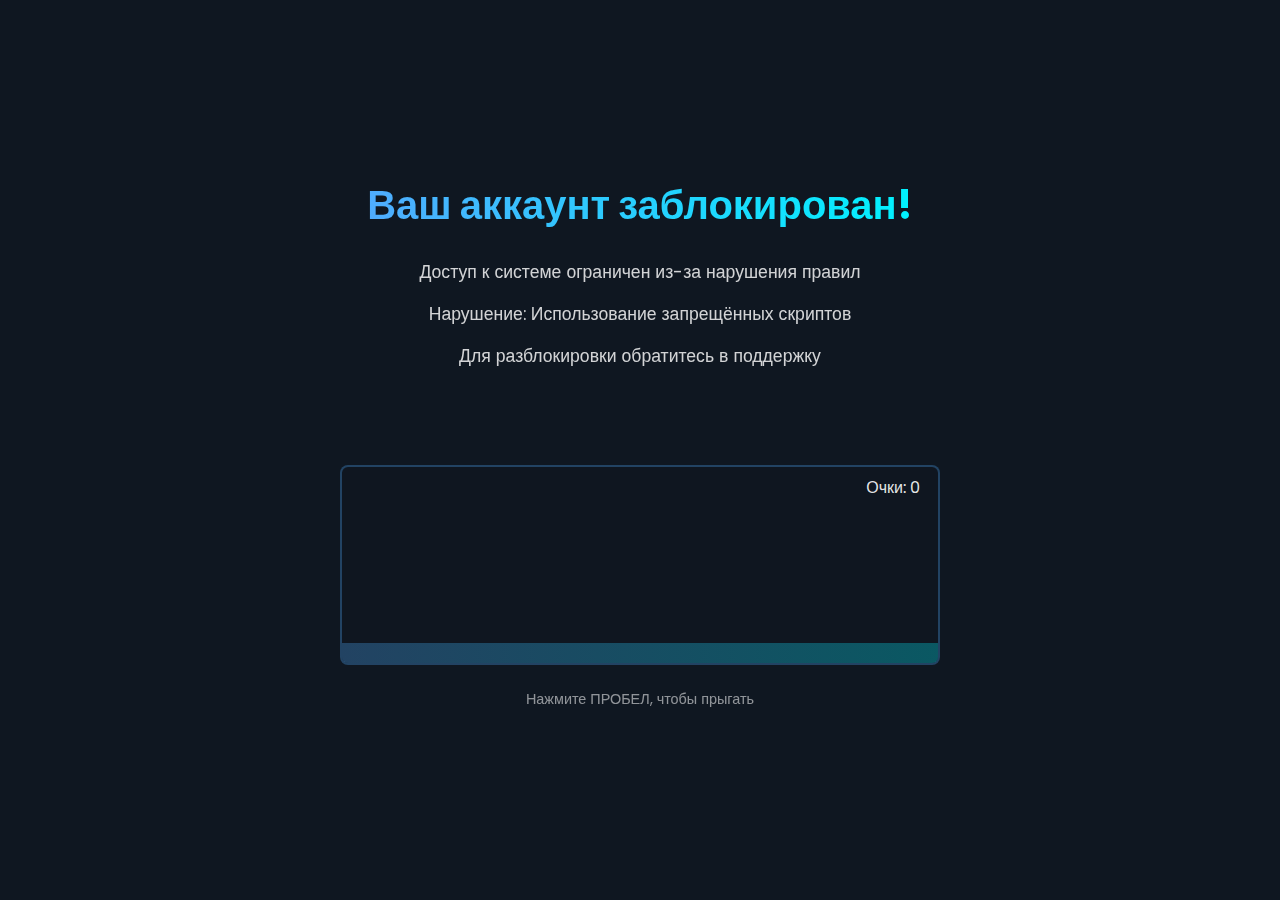
<file: templates/banned.html>
<!DOCTYPE html>
<html lang="ru">
<head>
    <meta charset="UTF-8">
    <meta http-equiv="X-UA-Compatible" content="IE=edge">
    <meta name="viewport" content="width=device-width, initial-scale=1.0">
    <title>DNet | Аккаунт заблокирован</title>
    <link rel="shortcut icon" href="{{ url_for('static', filename='img/dnet.png') }}">
    <style type="text/css">
        @import url('https://fonts.googleapis.com/css2?family=Poppins:wght@300;400;500;600;700&display=swap');
        
        :root {
            --primary-color: #4facfe;
            --secondary-color: #00f2fe;
            --bg-dark: #0f1721;
            --text-light: rgba(255, 255, 255, 0.9);
            --error-color: #ff4d4d;
        }
        
        * {
            margin: 0;
            padding: 0;
            box-sizing: border-box;
            font-family: 'Poppins', sans-serif;
        }

        body {
            background: var(--bg-dark);
            color: var(--text-light);
            min-height: 100vh;
            display: flex;
            flex-direction: column;
            justify-content: center;
            align-items: center;
            text-align: center;
            padding: 2rem;
        }

        .blocked-message {
            margin-bottom: 3rem;
            max-width: 600px;
        }

        h1 {
            font-size: 2.5rem;
            margin-bottom: 1.5rem;
            background: linear-gradient(to right, var(--primary-color), var(--secondary-color));
            -webkit-background-clip: text;
            background-clip: text;
            color: transparent;
            font-weight: 700;
        }

        p {
            font-size: 1.1rem;
            margin-bottom: 1rem;
            opacity: 0.9;
        }

        .game-container {
            margin-top: 2rem;
            position: relative;
        }

        .game {
            width: 600px;
            height: 200px;
            border: 2px solid rgba(79, 172, 254, 0.3);
            border-radius: 8px;
            overflow: hidden;
            position: relative;
            background: rgba(15, 23, 33, 0.7);
        }

        .ground {
            position: absolute;
            bottom: 0;
            width: 100%;
            height: 20px;
            background: linear-gradient(90deg, var(--primary-color), var(--secondary-color));
            opacity: 0.3;
        }

        #dino {
            width: 50px;
            height: 50px;
            background-image: url('https://github.com/FilimonovAlexey/Dino-game/blob/main/images/dino.png?raw=true');
            background-size: 50px 50px;
            position: absolute;
            top: 150px;
            left: 50px;
            z-index: 2;
        }

        #cactus {
            width: 20px;
            height: 40px;
            background-image: url('https://github.com/FilimonovAlexey/Dino-game/blob/main/images/cactus.png?raw=true');
            background-size: 20px 40px;
            position: absolute;
            top: 160px;
            left: 580px;
            z-index: 2;
        }

        .score-display {
            position: absolute;
            top: 10px;
            right: 20px;
            font-size: 1rem;
            color: var(--text-light);
            z-index: 3;
        }

        .game-over {
            position: absolute;
            top: 0;
            left: 0;
            width: 100%;
            height: 100%;
            background: rgba(15, 23, 33, 0.8);
            display: none;
            flex-direction: column;
            justify-content: center;
            align-items: center;
            z-index: 4;
        }

        .game-over h2 {
            color: var(--error-color);
            font-size: 2rem;
            margin-bottom: 1rem;
        }

        .restart-btn {
            padding: 0.8rem 1.5rem;
            background: var(--primary-color);
            color: white;
            border: none;
            border-radius: 5px;
            font-size: 1rem;
            cursor: pointer;
            margin-top: 1rem;
            transition: all 0.3s;
        }

        .restart-btn:hover {
            background: var(--secondary-color);
            transform: translateY(-2px);
        }

        @keyframes cactusMov {
            0% { left: 580px; }
            100% { left: -20px; }
        }

        @keyframes jump {
            0% { top: 150px; }
            30% { top: 130px; }
            50% { top: 80px; }
            80% { top: 130px; }
            100% { top: 150px; }
        }

        .jump {
            animation: jump 0.5s linear;
        }

        .move {
            animation: cactusMov 1.5s infinite linear;
        }

        .instructions {
            margin-top: 1.5rem;
            font-size: 0.9rem;
            color: rgba(255,255,255,0.6);
        }
    </style>
</head>
<body>
    <div class="blocked-message">
        <h1>Ваш аккаунт заблокирован!</h1>
        <p>Доступ к системе ограничен из-за нарушения правил</p>
        <p>Нарушение: Использование запрещённых скриптов</p>
        <p>Для разблокировки обратитесь в поддержку</p>
    </div>

    <div class="game-container">
        <div class="score-display">Очки: <span id="score">0</span></div>
        <div class="game">
            <div class="ground"></div>
            <div id="dino"></div>
            <div id="cactus" class="move"></div>
            <div class="game-over" id="gameOver">
                <h2>Игра окончена!</h2>
                <p>Ваш результат: <span id="finalScore">0</span> очков</p>
                <button class="restart-btn" id="restartBtn">Играть снова</button>
            </div>
        </div>
        <p class="instructions">Нажмите ПРОБЕЛ, чтобы прыгать</p>
    </div>

    <script>
        const dino = document.getElementById("dino");
        const cactus = document.getElementById("cactus");
        const scoreElement = document.getElementById("score");
        const finalScoreElement = document.getElementById("finalScore");
        const gameOverScreen = document.getElementById("gameOver");
        const restartBtn = document.getElementById("restartBtn");

        let score = 0;
        let isGameOver = false;
        let gameSpeed = 1.5;
        let scoreInterval;

        function jump() {
            if (dino.classList.contains("jump") || isGameOver) return;
            
            dino.classList.add("jump");
            setTimeout(() => {
                dino.classList.remove("jump");
            }, 500);
        }

        function updateScore() {
            score++;
            scoreElement.textContent = score;
            
            // Увеличиваем сложность
            if (score % 100 === 0) {
                gameSpeed += 0.2;
                cactus.style.animationDuration = `${1.5/gameSpeed}s`;
            }
        }

        function checkCollision() {
            const dinoRect = dino.getBoundingClientRect();
            const cactusRect = cactus.getBoundingClientRect();
            
            return (
                dinoRect.right > cactusRect.left &&
                dinoRect.left < cactusRect.right &&
                dinoRect.bottom > cactusRect.top
            );
        }

        function gameOver() {
            isGameOver = true;
            clearInterval(scoreInterval);
            cactus.style.animation = 'none';
            finalScoreElement.textContent = score;
            gameOverScreen.style.display = 'flex';
        }

        function startGame() {
            isGameOver = false;
            score = 0;
            gameSpeed = 1.5;
            scoreElement.textContent = '0';
            cactus.style.left = '580px';
            cactus.style.animation = `cactusMov ${1.5/gameSpeed}s infinite linear`;
            gameOverScreen.style.display = 'none';
            
            scoreInterval = setInterval(updateScore, 100);
        }

        // Проверка столкновений
        setInterval(() => {
            if (!isGameOver && checkCollision()) {
                gameOver();
            }
        }, 10);

        // Управление
        document.addEventListener("keydown", (event) => {
            if (event.code === "Space") {
                if (isGameOver) {
                    startGame();
                } else {
                    jump();
                }
            }
        });

        restartBtn.addEventListener("click", startGame);

        // Начало игры при первом нажатии
        document.addEventListener("keydown", function firstStart(event) {
            if (event.code === "Space") {
                startGame();
                document.removeEventListener("keydown", firstStart);
            }
        }, { once: true });
    </script>
</body>
</html>
</file>
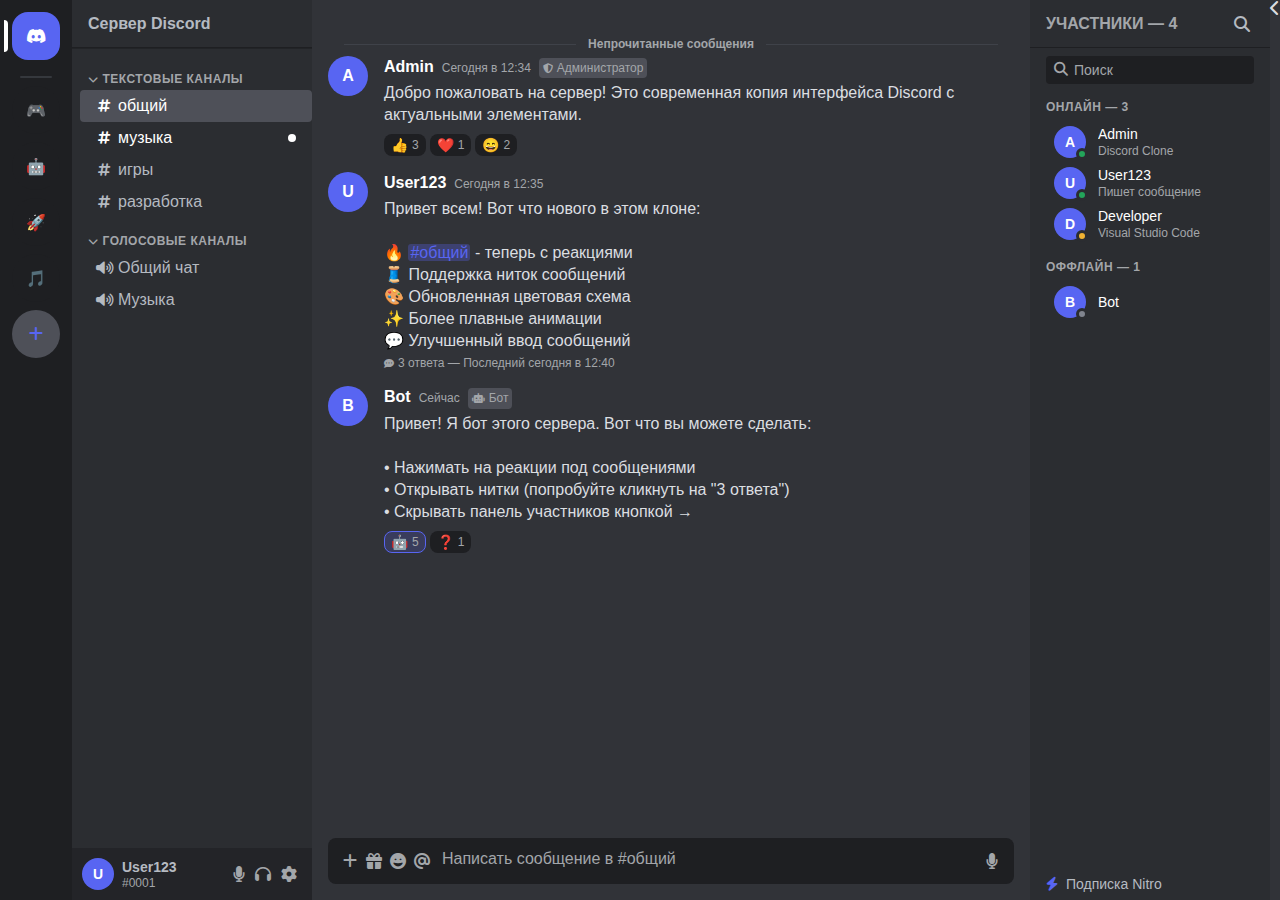
<file: templates/messenger/server.html>
<!DOCTYPE html>
<html lang="ru">
<head>
    <meta charset="UTF-8">
    <meta name="viewport" content="width=device-width, initial-scale=1.0">
    <title>Discord Modern Clone</title>
    <link rel="stylesheet" href="https://cdnjs.cloudflare.com/ajax/libs/font-awesome/6.4.0/css/all.min.css">
    <style>
        /* Сброс и базовые стили */
        * {
            margin: 0;
            padding: 0;
            box-sizing: border-box;
            user-select: none;
        }
        
        :root {
            --primary: #5865f2;
            --primary-hover: #4752c4;
            --text-normal: #dbdee1;
            --text-muted: #a3a6aa;
            --background-primary: #313338;
            --background-secondary: #2b2d31;
            --background-tertiary: #1e1f22;
            --background-accent: #4e5058;
            --background-floating: #18191c;
            --interactive-normal: #b5bac1;
            --interactive-hover: #dbdee1;
            --interactive-active: #ffffff;
            --header-primary: #f2f3f5;
            --header-secondary: #b5bac1;
        }
        
        body {
            font-family: 'Whitney', 'Helvetica Neue', Helvetica, Arial, sans-serif;
            background: var(--background-primary);
            color: var(--text-normal);
            display: flex;
            height: 100vh;
            overflow: hidden;
        }

        /* Панель серверов */
        .guilds-panel {
            width: 72px;
            background: #1e1f22;
            display: flex;
            flex-direction: column;
            height: 100%;
            align-items: center;
            padding-top: 12px;
        }

        .guilds-scroll {
            flex: 1;
            overflow-y: auto;
            width: 100%;
            scrollbar-width: none;
            display: flex;
            flex-direction: column;
            align-items: center;
        }

        .guilds-scroll::-webkit-scrollbar {
            display: none;
        }

        .guild-separator {
            height: 2px;
            width: 32px;
            margin: 8px 0;
            background: rgba(79, 84, 92, 0.48);
            border-radius: 1px;
        }

        .guild-icon {
            width: 48px;
            height: 48px;
            margin-bottom: 8px;
            border-radius: 50%;
            background: var(--background-tertiary);
            display: flex;
            align-items: center;
            justify-content: center;
            cursor: pointer;
            transition: all 0.2s ease;
            position: relative;
            color: var(--interactive-normal);
        }

        .guild-icon:hover {
            border-radius: 16px;
            background: var(--primary);
            color: white;
        }

        .guild-icon.active {
            border-radius: 16px;
            background: var(--primary);
            color: white;
        }

        .guild-icon.active::before {
            content: '';
            position: absolute;
            left: -8px;
            top: 8px;
            height: 32px;
            width: 4px;
            background: white;
            border-radius: 0 4px 4px 0;
        }

        .guild-icon.add {
            background: var(--background-accent);
            color: var(--primary);
        }

        .guild-icon.add:hover {
            background: var(--background-accent);
            color: var(--primary-hover);
        }

        /* Панель аккаунта */
        .account-panel {
            padding: 10px;
            background: #232428;
            display: flex;
            align-items: center;
            position: relative;
            width: 240px;
            box-sizing: border-box;
        }

        .avatar-small {
            width: 32px;
            height: 32px;
            border-radius: 50%;
            background: var(--primary);
            margin-right: 8px;
            display: flex;
            align-items: center;
            justify-content: center;
            color: white;
            font-weight: 600;
            font-size: 14px;
            cursor: pointer;
            transition: transform 0.2s;
        }

        .avatar-small:hover {
            transform: scale(1.05);
        }

        .user-info {
            flex: 1;
            cursor: pointer;
            min-width: 0;
        }

        .username {
            font-size: 14px;
            font-weight: 600;
            line-height: 1.3;
            color: var(--header-secondary);
            white-space: nowrap;
            overflow: hidden;
            text-overflow: ellipsis;
        }

        .discriminator {
            font-size: 12px;
            color: var(--text-muted);
            white-space: nowrap;
            overflow: hidden;
            text-overflow: ellipsis;
        }

        .account-controls {
            display: flex;
            color: var(--text-muted);
        }

        .account-controls i {
            padding: 5px;
            cursor: pointer;
            font-size: 16px;
            transition: color 0.2s;
        }

        .account-controls i:hover {
            color: var(--interactive-hover);
        }

        /* Панель каналов */
        .channels-panel {
            width: 240px;
            background: var(--background-secondary);
            display: flex;
            flex-direction: column;
            height: 100%;
            color: var(--text-muted);
        }

        .server-header {
            height: 48px;
            padding: 0 16px;
            border-bottom: 1px solid var(--background-tertiary);
            display: flex;
            align-items: center;
            font-weight: 600;
            cursor: pointer;
            box-shadow: 0 1px 0 rgba(0, 0, 0, 0.2);
            font-size: 16px;
            color: var(--header-secondary);
            transition: color 0.2s;
        }

        .server-header:hover {
            color: var(--header-primary);
        }

        .channels-scroll {
            flex: 1;
            overflow-y: auto;
            padding-top: 8px;
            scrollbar-width: thin;
        }

        .channels-scroll::-webkit-scrollbar {
            width: 6px;
        }

        .channels-scroll::-webkit-scrollbar-track {
            background: transparent;
        }

        .channels-scroll::-webkit-scrollbar-thumb {
            background: var(--background-tertiary);
            border-radius: 3px;
        }

        .channel-category {
            padding: 16px 16px 0 16px;
            margin-bottom: 4px;
            font-size: 12px;
            font-weight: 600;
            text-transform: uppercase;
            letter-spacing: 0.5px;
            display: flex;
            align-items: center;
            color: var(--text-muted);
            cursor: pointer;
            user-select: none;
        }

        .category-collapse {
            margin-right: 4px;
            font-size: 10px;
            cursor: pointer;
            transition: transform 0.2s;
        }

        .category-collapse.collapsed {
            transform: rotate(-90deg);
        }

        .channel {
            padding: 6px 16px;
            margin-left: 8px;
            border-radius: 4px;
            cursor: pointer;
            display: flex;
            align-items: center;
            font-size: 16px;
            height: 32px;
            transition: all 0.2s;
            color: var(--interactive-normal);
            position: relative;
        }

        .channel:hover {
            background: var(--background-accent);
            color: var(--interactive-hover);
        }

        .channel.active {
            background: var(--background-accent);
            color: var(--interactive-active);
        }

        .channel i {
            margin-right: 6px;
            font-size: 14px;
            width: 16px;
            text-align: center;
        }

        .channel.unread {
            color: var(--interactive-active);
            font-weight: 500;
        }

        .channel.unread::after {
            content: '';
            position: absolute;
            right: 16px;
            width: 8px;
            height: 8px;
            background: var(--interactive-active);
            border-radius: 50%;
        }

        /* Основной чат */
        .chat-area {
            flex: 1;
            display: flex;
            flex-direction: column;
            background: var(--background-primary);
            position: relative;
        }

        /* Панель участников */
        .members-panel {
            width: 240px;
            background: var(--background-secondary);
            display: flex;
            flex-direction: column;
            height: 100%;
            transition: transform 0.2s;
        }

        .members-header {
            height: 48px;
            padding: 0 16px;
            border-bottom: 1px solid var(--background-tertiary);
            display: flex;
            align-items: center;
            justify-content: space-between;
            font-weight: 600;
            color: var(--text-muted);
            user-select: none;
        }

        .members-close {
            cursor: pointer;
            color: var(--interactive-normal);
            padding: 4px;
            transition: color 0.2s;
        }

        .members-close:hover {
            color: var(--interactive-hover);
        }

        .members-search {
            padding: 8px 16px;
            position: relative;
        }

        .search-input {
            width: 100%;
            background: var(--background-tertiary);
            border: none;
            border-radius: 4px;
            padding: 6px 8px 6px 28px;
            color: var(--text-normal);
            font-size: 14px;
            outline: none;
        }

        .search-input::placeholder {
            color: var(--text-muted);
        }

        .search-icon {
            position: absolute;
            left: 24px;
            top: 14px;
            color: var(--text-muted);
            font-size: 14px;
        }

        .members-scroll {
            flex: 1;
            overflow-y: auto;
            padding: 8px 8px 0 16px;
            scrollbar-width: thin;
        }

        .members-scroll::-webkit-scrollbar {
            width: 6px;
        }

        .members-scroll::-webkit-scrollbar-track {
            background: transparent;
        }

        .members-scroll::-webkit-scrollbar-thumb {
            background: var(--background-tertiary);
            border-radius: 3px;
        }

        .member-group {
            margin-bottom: 16px;
        }

        .group-title {
            font-size: 12px;
            font-weight: 600;
            text-transform: uppercase;
            color: var(--text-muted);
            margin-bottom: 8px;
            letter-spacing: 0.5px;
            user-select: none;
        }

        .member {
            display: flex;
            align-items: center;
            padding: 4px 8px;
            border-radius: 4px;
            margin-bottom: 1px;
            cursor: pointer;
            transition: background 0.2s;
        }

        .member:hover {
            background: var(--background-accent);
        }

        .member-avatar {
            width: 32px;
            height: 32px;
            border-radius: 50%;
            background: var(--primary);
            margin-right: 12px;
            display: flex;
            align-items: center;
            justify-content: center;
            color: white;
            font-weight: 600;
            font-size: 14px;
            position: relative;
            flex-shrink: 0;
        }

        .member-status {
            position: absolute;
            bottom: -2px;
            right: -2px;
            width: 12px;
            height: 12px;
            border-radius: 50%;
            border: 3px solid var(--background-secondary);
        }

        .member-status.online {
            background: #23a55a;
        }

        .member-status.idle {
            background: #f0b232;
        }

        .member-status.dnd {
            background: #f23f43;
        }

        .member-status.offline {
            background: #80848e;
        }

        .member-info {
            flex: 1;
            min-width: 0;
        }

        .member-name {
            font-size: 14px;
            font-weight: 500;
            color: var(--interactive-active);
            white-space: nowrap;
            overflow: hidden;
            text-overflow: ellipsis;
        }

        .member-activity {
            font-size: 12px;
            color: var(--text-muted);
            margin-top: 2px;
            white-space: nowrap;
            overflow: hidden;
            text-overflow: ellipsis;
        }

        /* Панель сообщений */
        .messages-panel {
            flex: 1;
            overflow-y: auto;
            padding: 16px;
            scrollbar-width: thin;
        }

        .messages-panel::-webkit-scrollbar {
            width: 8px;
        }

        .messages-panel::-webkit-scrollbar-track {
            background: var(--background-secondary);
            border-radius: 4px;
        }

        .messages-panel::-webkit-scrollbar-thumb {
            background: var(--background-tertiary);
            border-radius: 4px;
        }

        .message {
            margin-bottom: 16px;
            display: flex;
            position: relative;
            padding-left: 56px;
        }

        .message-avatar {
            width: 40px;
            height: 40px;
            border-radius: 50%;
            background: var(--primary);
            position: absolute;
            left: 0;
            top: 0;
            display: flex;
            align-items: center;
            justify-content: center;
            color: white;
            font-weight: 600;
            cursor: pointer;
            transition: transform 0.2s;
        }

        .message-avatar:hover {
            transform: scale(1.1);
        }

        .message-content {
            flex: 1;
            min-width: 0;
        }

        .message-header {
            display: flex;
            align-items: baseline;
            margin-bottom: 4px;
            line-height: 1.375;
            flex-wrap: wrap;
        }

        .message-username {
            font-weight: 600;
            color: var(--interactive-active);
            margin-right: 8px;
            font-size: 16px;
            cursor: pointer;
        }

        .message-username:hover {
            text-decoration: underline;
        }

        .message-time {
            font-size: 12px;
            color: var(--text-muted);
            font-weight: 400;
        }

        .message-badge {
            margin-left: 8px;
            font-size: 12px;
            color: var(--text-muted);
            background: var(--background-accent);
            padding: 2px 4px;
            border-radius: 4px;
            display: inline-flex;
            align-items: center;
        }

        .message-badge i {
            margin-right: 4px;
            font-size: 10px;
        }

        .message-text {
            font-size: 16px;
            line-height: 1.375;
            word-wrap: break-word;
            color: var(--text-normal);
        }

        .message-reactions {
            display: flex;
            flex-wrap: wrap;
            gap: 4px;
            margin-top: 8px;
        }

        .reaction {
            display: flex;
            align-items: center;
            padding: 2px 6px;
            background: var(--background-tertiary);
            border-radius: 8px;
            font-size: 14px;
            cursor: pointer;
            border: 1px solid transparent;
            transition: all 0.1s;
        }

        .reaction:hover {
            background: var(--background-accent);
            border-color: rgba(255,255,255,0.1);
        }

        .reaction.active {
            background: rgba(88, 101, 242, 0.2);
            border-color: var(--primary);
        }

        .reaction-count {
            margin-left: 4px;
            color: var(--text-muted);
            font-size: 12px;
        }

        .thread-badge {
            display: flex;
            align-items: center;
            margin-top: 4px;
            font-size: 12px;
            color: var(--text-muted);
            cursor: pointer;
            transition: color 0.2s;
        }

        .thread-badge:hover {
            color: var(--interactive-hover);
        }

        .thread-badge i {
            margin-right: 4px;
            font-size: 10px;
        }

        /* Ввод сообщения */
        .input-panel {
            padding: 0 16px 16px;
            background: var(--background-primary);
        }

        .input-container {
            background: var(--background-tertiary);
            border-radius: 8px;
            padding: 10px;
            position: relative;
            display: flex;
            align-items: center;
        }

        .input-buttons {
            display: flex;
            color: var(--text-muted);
            margin-right: 8px;
        }

        .input-button {
            background: none;
            border: none;
            color: var(--text-muted);
            padding: 4px;
            cursor: pointer;
            font-size: 16px;
            transition: color 0.2s;
            display: flex;
            align-items: center;
            justify-content: center;
            width: 24px;
            height: 24px;
            border-radius: 4px;
        }

        .input-button:hover {
            color: var(--interactive-hover);
            background: var(--background-accent);
        }

        .input-box {
            flex: 1;
            padding-left: 0;
        }

        .input-box textarea {
            background: transparent;
            border: none;
            width: 100%;
            color: var(--text-normal);
            font-size: 16px;
            outline: none;
            resize: none;
            max-height: 200px;
            font-family: inherit;
            line-height: 1.375;
            padding: 0;
            min-height: 20px;
        }

        .input-box textarea::placeholder {
            color: var(--text-muted);
        }

        .input-right-buttons {
            margin-left: 8px;
            display: flex;
            color: var(--text-muted);
        }

        /* Nitro промо */
        .nitro-promo {
            display: flex;
            align-items: center;
            padding: 8px 16px;
            color: var(--interactive-normal);
            font-size: 14px;
            cursor: pointer;
            margin-top: auto;
            transition: all 0.2s;
        }

        .nitro-promo:hover {
            color: var(--interactive-hover);
            background: var(--background-accent);
        }

        .nitro-promo i {
            margin-right: 8px;
            color: var(--primary);
        }

        /* Состояния */
        .members-hidden .members-panel {
            transform: translateX(100%);
        }

        .members-hidden .toggle-members {
            right: -16px;
        }
        
        /* Контейнер для панели каналов и аккаунта */
        .channels-container {
            display: flex;
            flex-direction: column;
            height: 100%;
            width: 240px;
        }

        /* Новые элементы */
        .channel-mention {
            background: rgba(88, 101, 242, 0.3);
            color: var(--primary);
            padding: 0 2px;
            border-radius: 3px;
            font-weight: 500;
        }

        .channel-mention:hover {
            background: rgba(88, 101, 242, 0.4);
            color: var(--primary-hover);
        }

        .unread-messages-bar {
            position: relative;
            height: 24px;
            margin: 16px 16px 0;
            display: flex;
            align-items: center;
            justify-content: center;
            user-select: none;
        }

        .unread-messages-bar::before {
            content: '';
            position: absolute;
            top: 50%;
            left: 0;
            right: 0;
            height: 1px;
            background: rgba(79, 84, 92, 0.48);
        }

        .unread-messages-text {
            background: var(--background-primary);
            position: relative;
            z-index: 1;
            padding: 0 12px;
            font-size: 12px;
            font-weight: 600;
            color: var(--text-muted);
        }
    </style>
</head>
<body>
    <!-- Панель серверов -->
    <div class="guilds-panel">
        <div class="guilds-scroll">
            <div class="guild-icon active">
                <i class="fab fa-discord"></i>
            </div>
            <div class="guild-separator"></div>
            <div class="guild-icon">🎮</div>
            <div class="guild-icon">🤖</div>
            <div class="guild-icon">🚀</div>
            <div class="guild-icon">🎵</div>
            <div class="guild-icon add">
                <i class="fas fa-plus"></i>
            </div>
        </div>
    </div>

    <!-- Контейнер для панели каналов и аккаунта -->
    <div class="channels-container">
        <!-- Панель каналов -->
        <div class="channels-panel">
            <div class="server-header">
                Сервер Discord
            </div>
            <div class="channels-scroll">
                <div class="channel-category">
                    <i class="fas fa-chevron-down category-collapse"></i>
                    <span>Текстовые каналы</span>
                </div>
                <div class="channel active">
                    <i class="fas fa-hashtag"></i>
                    <span>общий</span>
                </div>
                <div class="channel unread">
                    <i class="fas fa-hashtag"></i>
                    <span>музыка</span>
                </div>
                <div class="channel">
                    <i class="fas fa-hashtag"></i>
                    <span>игры</span>
                </div>
                <div class="channel">
                    <i class="fas fa-hashtag"></i>
                    <span>разработка</span>
                </div>
                
                <div class="channel-category">
                    <i class="fas fa-chevron-down category-collapse"></i>
                    <span>Голосовые каналы</span>
                </div>
                <div class="channel">
                    <i class="fas fa-volume-up"></i>
                    <span>Общий чат</span>
                </div>
                <div class="channel">
                    <i class="fas fa-volume-up"></i>
                    <span>Музыка</span>
                </div>
            </div>
        </div>

        <!-- Панель аккаунта -->
        <div class="account-panel">
            <div class="avatar-small">U</div>
            <div class="user-info">
                <div class="username">User123</div>
                <div class="discriminator">#0001</div>
            </div>
            <div class="account-controls">
                <i class="fas fa-microphone"></i>
                <i class="fas fa-headphones"></i>
                <i class="fas fa-cog"></i>
            </div>
        </div>
    </div>

    <!-- Основной интерфейс -->
    <div class="chat-area">
        <!-- Панель сообщений -->
        <div class="messages-panel">
            <div class="unread-messages-bar">
                <div class="unread-messages-text">Непрочитанные сообщения</div>
            </div>
            
            <div class="message">
                <div class="message-avatar">A</div>
                <div class="message-content">
                    <div class="message-header">
                        <div class="message-username">Admin</div>
                        <div class="message-time">Сегодня в 12:34</div>
                        <div class="message-badge">
                            <i class="fas fa-shield-alt"></i>
                            <span>Администратор</span>
                        </div>
                    </div>
                    <div class="message-text">
                        Добро пожаловать на сервер! Это современная копия интерфейса Discord с актуальными элементами.
                    </div>
                    <div class="message-reactions">
                        <div class="reaction">
                            👍 <span class="reaction-count">3</span>
                        </div>
                        <div class="reaction">
                            ❤️ <span class="reaction-count">1</span>
                        </div>
                        <div class="reaction">
                            😄 <span class="reaction-count">2</span>
                        </div>
                    </div>
                </div>
            </div>
            
            <div class="message">
                <div class="message-avatar">U</div>
                <div class="message-content">
                    <div class="message-header">
                        <div class="message-username">User123</div>
                        <div class="message-time">Сегодня в 12:35</div>
                    </div>
                    <div class="message-text">
                        Привет всем! Вот что нового в этом клоне:
                        <br><br>
                        🔥 <span class="channel-mention">#общий</span> - теперь с реакциями<br>
                        🧵 Поддержка ниток сообщений<br>
                        🎨 Обновленная цветовая схема<br>
                        ✨ Более плавные анимации<br>
                        💬 Улучшенный ввод сообщений
                    </div>
                    <div class="thread-badge">
                        <i class="fas fa-comment-dots"></i>
                        <span>3 ответа — Последний сегодня в 12:40</span>
                    </div>
                </div>
            </div>
            
            <div class="message">
                <div class="message-avatar">B</div>
                <div class="message-content">
                    <div class="message-header">
                        <div class="message-username">Bot</div>
                        <div class="message-time">Сейчас</div>
                        <div class="message-badge">
                            <i class="fas fa-robot"></i>
                            <span>Бот</span>
                        </div>
                    </div>
                    <div class="message-text">
                        Привет! Я бот этого сервера. Вот что вы можете сделать:
                        <br><br>
                        • Нажимать на реакции под сообщениями<br>
                        • Открывать нитки (попробуйте кликнуть на "3 ответа")<br>
                        • Скрывать панель участников кнопкой →
                    </div>
                    <div class="message-reactions">
                        <div class="reaction active">
                            🤖 <span class="reaction-count">5</span>
                        </div>
                        <div class="reaction">
                            ❓ <span class="reaction-count">1</span>
                        </div>
                    </div>
                </div>
            </div>
        </div>

        <!-- Ввод сообщения -->
        <div class="input-panel">
            <div class="input-container">
                <div class="input-buttons">
                    <button class="input-button">
                        <i class="fas fa-plus"></i>
                    </button>
                    <button class="input-button">
                        <i class="fas fa-gift"></i>
                    </button>
                    <button class="input-button">
                        <i class="fas fa-grin"></i>
                    </button>
                    <button class="input-button">
                        <i class="fas fa-at"></i>
                    </button>
                </div>
                <div class="input-box">
                    <textarea placeholder="Написать сообщение в #общий" rows="1"></textarea>
                </div>
                <div class="input-right-buttons">
                    <button class="input-button">
                        <i class="fas fa-microphone"></i>
                    </button>
                </div>
            </div>
        </div>
    </div>

    <!-- Панель участников -->
    <div class="members-panel">
        <div class="members-header">
            <span>УЧАСТНИКИ — 4</span>
            <i class="fas fa-search members-close"></i>
        </div>
        <div class="members-search">
            <i class="fas fa-search search-icon"></i>
            <input type="text" class="search-input" placeholder="Поиск">
        </div>
        <div class="members-scroll">
            <div class="member-group">
                <div class="group-title">ОНЛАЙН — 3</div>
                <div class="member">
                    <div class="member-avatar">
                        A
                        <div class="member-status online"></div>
                    </div>
                    <div class="member-info">
                        <div class="member-name">Admin</div>
                        <div class="member-activity">Discord Clone</div>
                    </div>
                </div>
                <div class="member">
                    <div class="member-avatar">
                        U
                        <div class="member-status online"></div>
                    </div>
                    <div class="member-info">
                        <div class="member-name">User123</div>
                        <div class="member-activity">Пишет сообщение</div>
                    </div>
                </div>
                <div class="member">
                    <div class="member-avatar">
                        D
                        <div class="member-status idle"></div>
                    </div>
                    <div class="member-info">
                        <div class="member-name">Developer</div>
                        <div class="member-activity">Visual Studio Code</div>
                    </div>
                </div>
            </div>
            <div class="member-group">
                <div class="group-title">ОФФЛАЙН — 1</div>
                <div class="member">
                    <div class="member-avatar">
                        B
                        <div class="member-status offline"></div>
                    </div>
                    <div class="member-info">
                        <div class="member-name">Bot</div>
                    </div>
                </div>
            </div>
        </div>
        <div class="nitro-promo">
            <i class="fas fa-bolt"></i>
            <span>Подписка Nitro</span>
        </div>
    </div>

    <!-- Кнопка скрытия панели участников -->
    <div class="toggle-members" onclick="document.body.classList.toggle('members-hidden')">
        <i class="fas fa-chevron-left"></i>
    </div>

    <script>
        // Логика для динамического изменения высоты textarea
        const textarea = document.querySelector('textarea');
        textarea.addEventListener('input', function() {
            this.style.height = 'auto';
            this.style.height = (this.scrollHeight) + 'px';
        });

        // Логика переключения каналов
        document.querySelectorAll('.channel').forEach(channel => {
            channel.addEventListener('click', function() {
                document.querySelectorAll('.channel').forEach(c => c.classList.remove('active'));
                this.classList.add('active');
                document.querySelector('textarea').placeholder = 
                    `Написать сообщение в ${this.querySelector('span').textContent}`;
            });
        });

        // Логика сворачивания категорий
        document.querySelectorAll('.category-collapse').forEach(icon => {
            icon.addEventListener('click', function(e) {
                e.stopPropagation();
                this.classList.toggle('collapsed');
                // Здесь должна быть логика скрытия каналов категории
            });
        });

        // Логика реакций
        document.querySelectorAll('.reaction').forEach(reaction => {
            reaction.addEventListener('click', function() {
                const count = this.querySelector('.reaction-count');
                if (this.classList.contains('active')) {
                    count.textContent = parseInt(count.textContent) - 1;
                    this.classList.remove('active');
                } else {
                    count.textContent = parseInt(count.textContent) + 1;
                    this.classList.add('active');
                }
            });
        });

        // Логика ниток
        document.querySelector('.thread-badge').addEventListener('click', function() {
            alert('Здесь должна открываться нитка сообщений');
        });

        // Логика Nitro промо
        document.querySelector('.nitro-promo').addEventListener('click', function() {
            alert('Реклама Nitro!');
        });

        // Имитация загрузки новых сообщений
        setTimeout(() => {
            const messagesPanel = document.querySelector('.messages-panel');
            const newMessage = document.createElement('div');
            newMessage.className = 'message';
            newMessage.innerHTML = `
                <div class="message-avatar">D</div>
                <div class="message-content">
                    <div class="message-header">
                        <div class="message-username">Developer</div>
                        <div class="message-time">Сейчас</div>
                    </div>
                    <div class="message-text">
                        Кстати, панель участников можно скрыть кнопкой слева →
                    </div>
                    <div class="message-reactions">
                        <div class="reaction">
                            👍 <span class="reaction-count">0</span>
                        </div>
                    </div>
                </div>
            `;
            messagesPanel.appendChild(newMessage);
            messagesPanel.scrollTop = messagesPanel.scrollHeight;
        }, 2000);
    </script>
</body>
</html>
</file>
